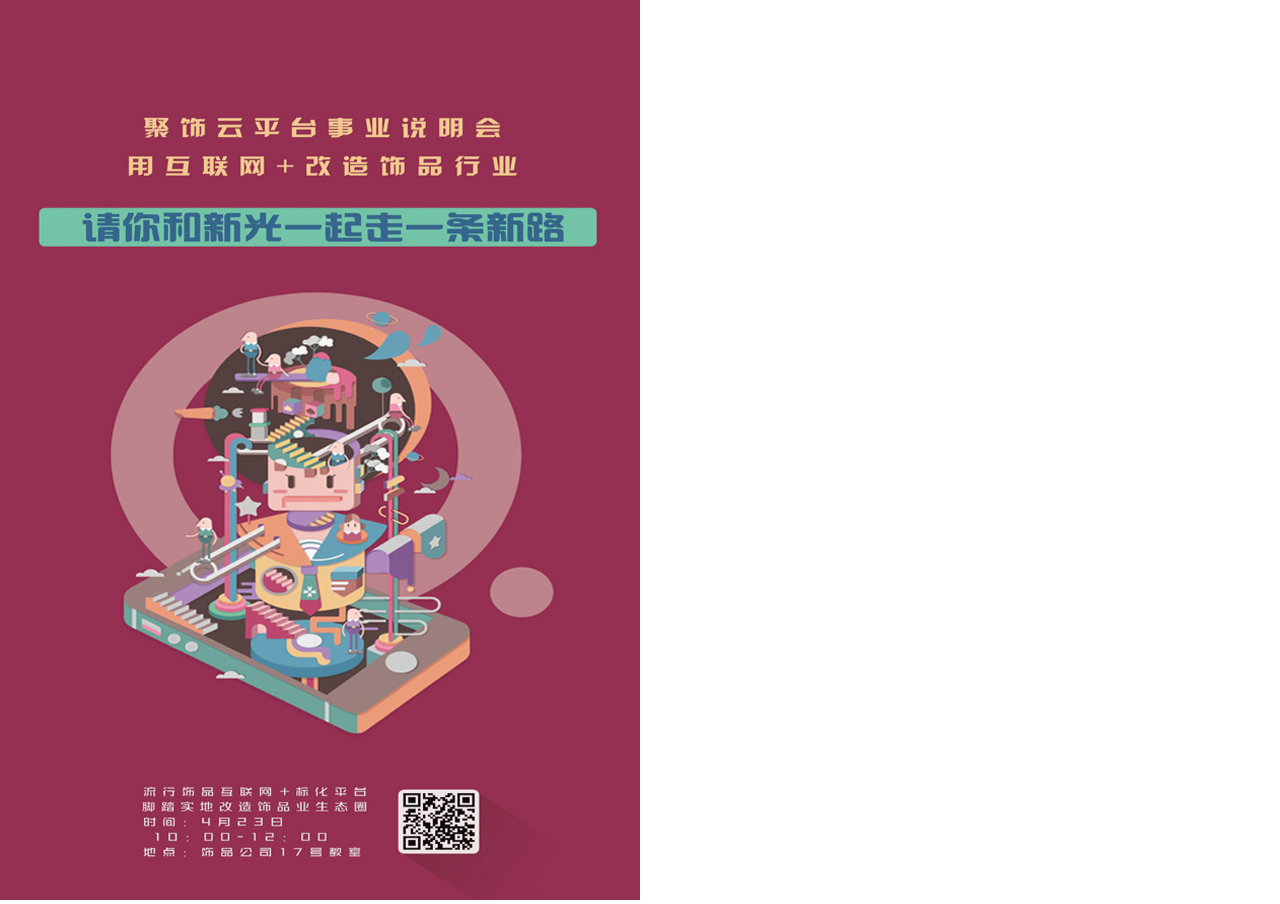
<file: index.html>
<!DOCTYPE html>
<html lang="en">
<head>
	<meta charset="UTF-8">
	<meta http-equiv="X-UA-Compatible" content="IE=edge" />
	<meta name="keywords" content="聚势云 聚势网络平台"> 
	<meta name="description" content="聚势云 聚势网络平台">
	<meta name="viewport" content="width=device-width, initial-scale=1.0, user-scalable=0">
	<title>聚势云岗位招聘</title>
	<style type="text/css">
		* { padding: 0; margin: 0;}
		html, body {
			width: 100%; 
			height: 100%; 
			/*background-size: 100% 100%;
			background-repeat:  no-repeat;
			background-image: url(img.jpg);*/

		}
		body { font-size: 12px; font-family: '宋体';}
		body img {
			width: 100%;
			max-width: 640px;
			height: 100%;
		}

	</style>
</head>
<body>
<a href="list.html"><img src="img/img.jpg" alt=""></a>
</body>
</html>
</file>
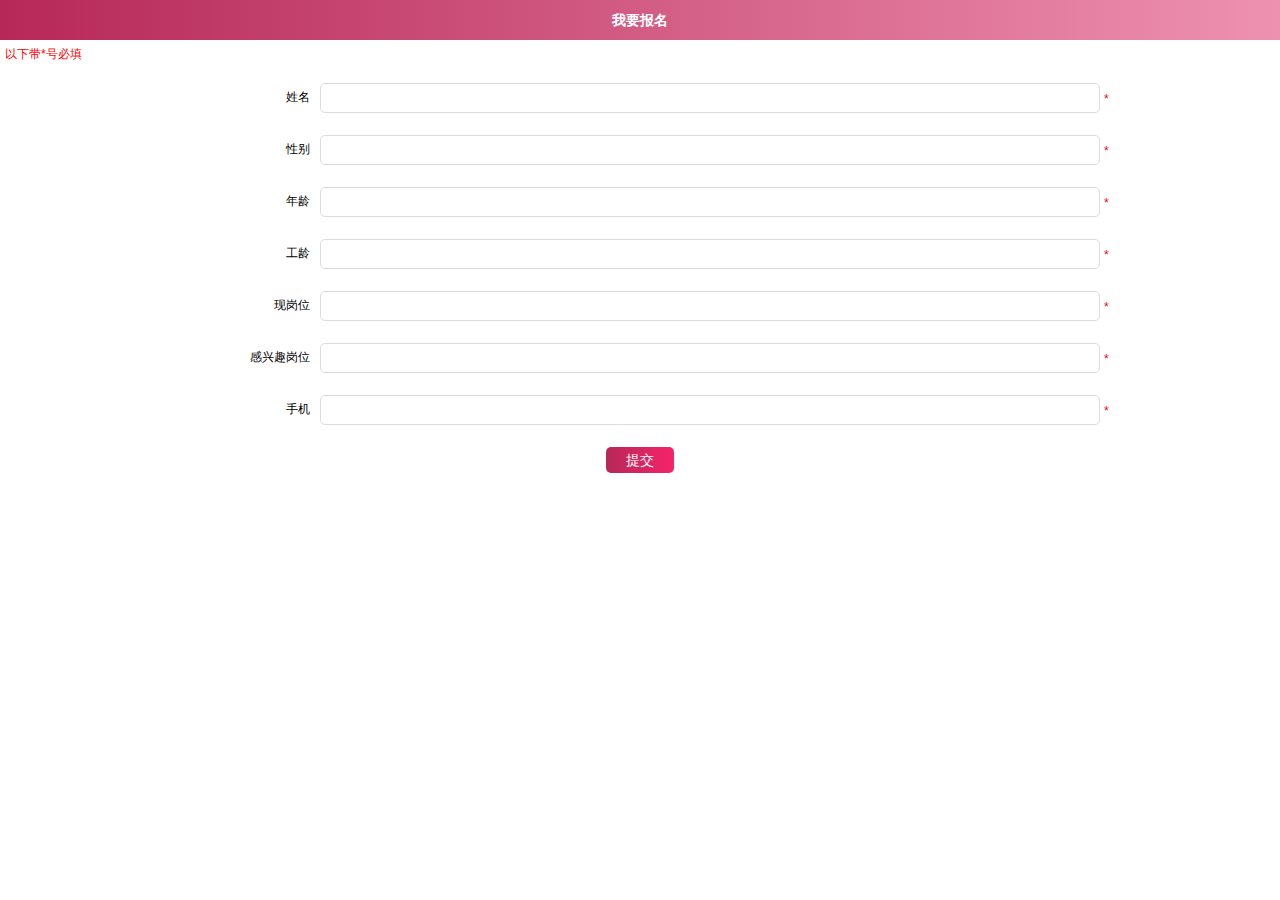
<file: form.html>
<!DOCTYPE html>
<html lang="en">
<head>
	<meta charset="UTF-8">
	<meta http-equiv="X-UA-Compatible" content="IE=edge" />
	<meta name="keywords" content="聚势云 聚势网络平台"> 
	<meta name="description" content="聚势云 聚势网络平台">
	<meta name="viewport" content="width=device-width, initial-scale=1.0, user-scalable=0">
	<title>聚势云岗位招聘</title>
	<style type="text/css">
		* { padding: 0; margin: 0;}
		html, body {width: 100%;}
		body { font: 12px/1.5 "Microsoft YaHei",tahoma,arial,Hiragino Sans GB,\5b8b\4f53;}
		.clearfix:after {
			content: "";
			display: block;
			visibility: hidden;
			clear: both;
			height: 0;
			font-size: 0;
		}
		.container { width: 100%}
		.panel-hd {
			background-image:-webkit-linear-gradient(left, #b62858, #ee91b0);
			background-image:linear-gradient(left, #b62858, #ee91b0);
			height: 40px;
			font: bold 14px "Microsoft YaHei",tahoma,arial,Hiragino Sans GB,\5b8b\4f53;
			line-height: 40px;
			color: #fff;
			text-align: center;
		}
		input {
			padding: 3px 5px;
		}
		.row {
			width: 100%;
			padding: 15px 0 7px;
		}
		.row label {
			float: left;
			width: 25%;
			line-height: 28px;
			padding-right: 10px;
			box-sizing: border-box;
			text-align: right;
		}
		.row .col {
			float: left;
			width: 75%;
			color: #f00;
		}
		.row .col input[type=text], .row .col input[type=number] {
			width: 80%;
			height: 22px;
			border: 1px solid #ddd;
			border-radius: 5px;
			margin-right: 4px;
		}
		.btn {
			background-image:-webkit-linear-gradient(left, #b62858, #f6236b);
			background-image:linear-gradient(left, #b62858, #f6236b);
			padding: 3px 20px;
			font: 14px "Microsoft YaHei",tahoma,arial,Hiragino Sans GB,\5b8b\4f53;
			line-height: 20px;
			color: #fff;
			border: none;
			border-radius: 5px;
			cursor: pointer;
		}
		.tips {
			text-align: center;
			background: rgba(154,128,127,0.2);
			border: 1px solid #933253;
			position: absolute;
			top: 50%;
			left: -100%;
			margin-top: -20px;
			width: 100%;
			height: 40px;
			box-sizing: border-box;
			color: #000;
			line-height: 40px;
			-webkit-transition: all .3s;
			transition: all .3s;
		}

	</style>
</head>
<body>
	<div class="container">
		<div class="panel">
			<div class="panel-hd">我要报名</div>
			<div class="panel-bd">
				<p style="padding: 5px; color: red;">以下带*号必填</p>
				<form action="" id="myForm" name="myForm">
					<div class="row clearfix">
						<label for="userName">姓名</label>
						<div class="col"><input type="text" id="userName" name="userName">*</div>
					</div>

					<div class="row clearfix">
						<label for="sex">性别</label>
						<div class="col"><input type="text" id="sex" name="sex">*</div>
					</div>

					<div class="row clearfix">
						<label for="age">年龄</label>
						<div class="col"><input type="text" id="age" name="age" min="0">*</div>
					</div>

					<div class="row clearfix">
						<label for="workAge">工龄</label>
						<div class="col"><input type="text" id="workAge" name="workAge" min="0">*</div>
					</div>

					<div class="row clearfix">
						<label for="post">现岗位</label>
						<div class="col"><input type="text" id="post" name="post">*</div>
					</div>

					<div class="row clearfix">
						<label for="interestPost">感兴趣岗位</label>
						<div class="col"><input type="text" id="interestPost" name="interestPost">*</div>
					</div>

					<div class="row clearfix">
						<label for="tel">手机</label>
						<div class="col"><input type="text" id="tel" name="tel">*</div>
					</div>
					
					<div class="row clearfix" style="text-align: center;">
						<input type="submit" id="btn" value="提交" class="btn">
					</div>
					
				</form>

				<div class="tips"></div>
			</div>
		</div>
	</div>

	<script type="text/javascript" src="js/1.11.1/jquery-2.1.3.min.js"></script>
	<script type="text/javascript">
		$(function() {
			var $userName = $('#userName');
			var $sex = $('#sex');
			var $age = $('#age');
			var $workAge = $('#workAge');
			var $post = $('#post');
			var $interestPost = $('#interestPost');
			var $tel = $('#tel');
			var $btn = $('#btn');
			var $tips = $('.tips');

			function tips($tips, msg, $element) {
				$tips.html(msg).css({left: 0, opacity: 1});
				$element.focus();
				setTimeout(function(){
					$tips.css({opacity: 0, left: "-100%"});
				}, 1000);
			}

			$btn.on('click', function(e) {
				var telReg = /^(?:\(?[0\+]?\d{1,3}\)?)[\s-]?(?:0|\d{1,4})[\s-]?(?:(?:13\d{9})|(?:\d{7,8}))$/;
				var d = /\d/;

				if($.trim($userName.val()) === '') {
					tips($tips, '姓名不能为空', $userName);
					return false;
				}

				else if($.trim($sex.val()) === '') {
					tips($tips, '性别不能为空', $sex);
					return false;
				}

				else if($.trim($age.val()) === '') {
					tips($tips, '年龄不能为空', $age);
					return false;
				}
				else if(!d.test($.trim($age.val()))) {
					tips($tips, '年龄只能输入整数', $age);
					return false;
				}

				else if($.trim($workAge.val()) === '') {
					tips($tips, '工龄不能为空', $workAge);
					return false;
				}
				else if(!d.test($.trim($workAge.val()))) {
					tips($tips, '工龄只能输入整数', $workAge);
					return false;
				}

				else if($.trim($post.val()) === '') {
					tips($tips, '现岗位不能为空', $post);
					return false;
				}

				else if($.trim($interestPost.val()) === '') {
					tips($tips, '感兴趣岗位不能为空', $interestPost);
					return false;
				}

				else if($.trim($tel.val()) === '') {
					tips($tips, '手机号码不能为空', $tel);
					return false;
				}
				else if(!telReg.test($.trim($tel.val()))) {
					tips($tips, '手机号码格式不对', $tel);
					return false;
				}
				else {
					return true;
					$tips.html('');

				}

			});


		});
	</script>
</body>
</html>
</file>
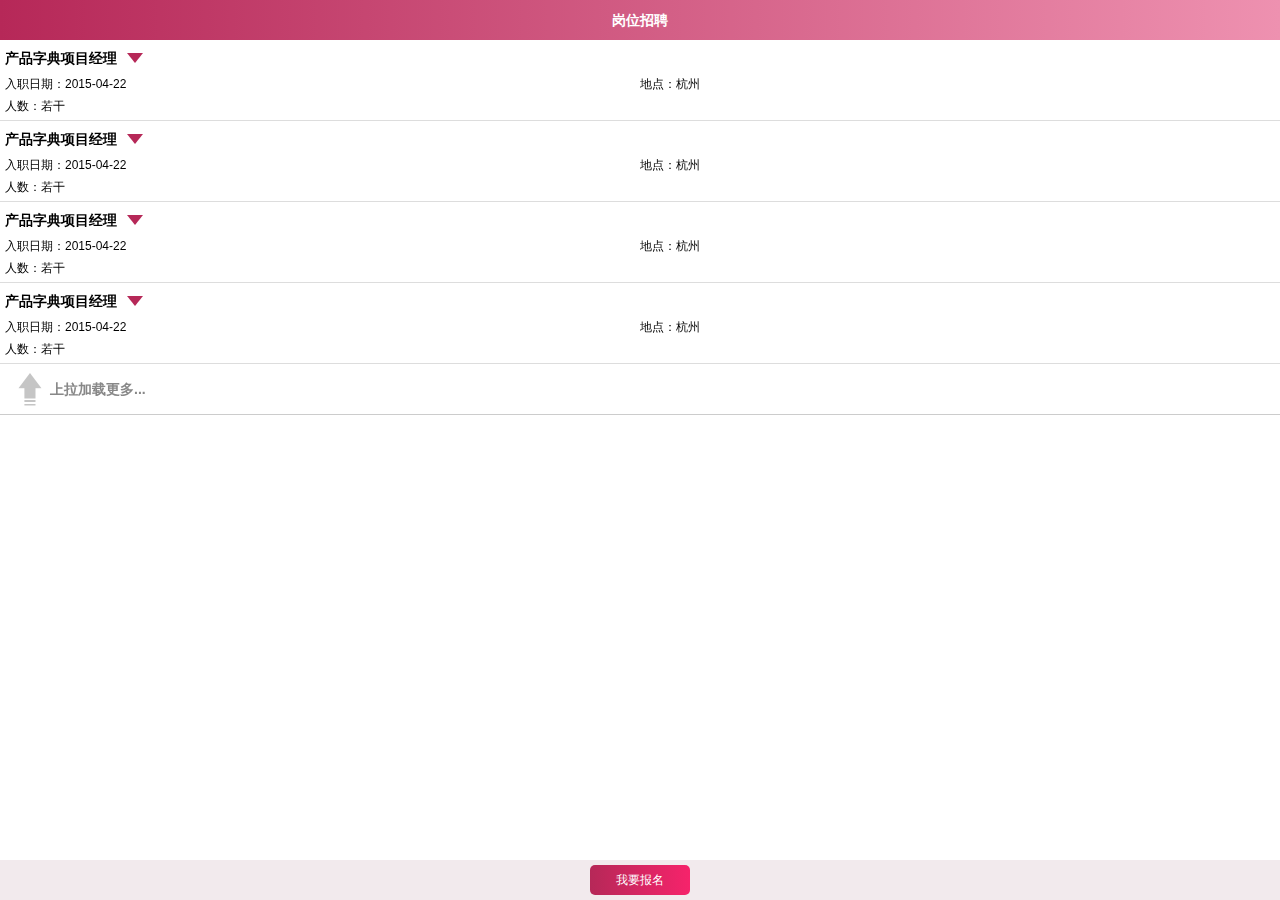
<file: list.html>
<!DOCTYPE html>
<html lang="en">
<head>
	<meta charset="UTF-8">
	<meta http-equiv="X-UA-Compatible" content="IE=edge" />
	<meta name="keywords" content="聚势云 聚势网络平台"> 
	<meta name="description" content="聚势云 聚势网络平台">
	<meta name="viewport" content="width=device-width, initial-scale=1.0, user-scalable=0">
	<title>聚势云岗位招聘</title>
	<style type="text/css">
		* { padding: 0; margin: 0;}
		html, body {width: 100%;}
		body { font: 12px/1.5 "Microsoft YaHei",tahoma,arial,Hiragino Sans GB,\5b8b\4f53;}
		.clearfix:after {
			content: "";
			display: block;
			visibility: hidden;
			clear: both;
			height: 0;
			font-size: 0;
		}
		.header {
			position: absolute;
			top: 0;
			left: 0;
			background-image:-webkit-linear-gradient(left, #b62858, #ee91b0);
			background-image:linear-gradient(left, #b62858, #ee91b0);
			width: 100%;
			height: 40px;
			font: bold 14px "Microsoft YaHei",tahoma,arial,Hiragino Sans GB,\5b8b\4f53;
			line-height: 40px;
			color: #fff;
			text-align: center;
		}

		#wrapper {
			position:absolute; 
			z-index:1;
			top:40px; 
			bottom:40px; 
			left:0;
			width:100%;
			overflow:auto;
		}

		#scroller {
			position:absolute; 
			z-index:1;
		/*	-webkit-touch-callout:none;*/
			-webkit-tap-highlight-color:rgba(0,0,0,0);
			width:100%;
			padding:0;
		}

		.row {
			border-bottom: 1px solid #ddd;
			padding: 3px 5px;
		}
		.row h2 {
			width: 100%;
			height: 30px;
			font: bold 14px "Microsoft YaHei",tahoma,arial,Hiragino Sans GB,\5b8b\4f53;
			line-height: 30px;
			color: #000;
			overflow: hidden;
		}
		.row h2 span {
			float: left;
			margin-right: 10px;
		}
		.row .arrow {
			display: block;
			border: 8px solid transparent;
			border-top: 10px solid #b62858;
			width: 0;
			height: 0px;
			margin-top: 10px;
			overflow: hidden;
		}
		.row.on .arrow {
			border: 8px solid transparent;
			border-bottom: 10px solid #b62858;
			margin-top: 0;

		}
		.item span {
			width: 50%;
			float: left;
			line-height: 22px;
		}
/*		.item span:first-child {
			width: 50%;
		}
		.item span:last-child {
			width: 20%;
		}*/
		.detail {
			display: none;
		}
		.detail p {
			line-height: 20px;
			color: #666;
		}
		.detail p span {
			color: #222;
		}
		footer {
			width: 100%;
			height: 40px;
			position: absolute;
			bottom: 0;
			left: 0;
			background: #f2eaed;
		}
		footer a {
			width: 100px;
			height: 30px;
			line-height: 30px;
			margin-left: -50px;
			position: absolute;
			top: 5px;
			left: 50%;
			color: #fff;
			background: #679fb6;
			background-image:-webkit-linear-gradient(left, #b62858, #f6236b);
			background-image:linear-gradient(left, #b62858, #f6236b);
			border-radius: 5px;
			text-decoration: none;
			text-align: center;
		}

		/**
		 *
		 * Pull down styles
		 *
		 */
		#pullDown, #pullUp {
			background:#fff;
			height:40px;
			line-height:40px;
			padding:5px 10px;
			border-bottom:1px solid #ccc;
			font-weight:bold;
			font-size:14px;
			color:#888;
		}
		#pullDown .pullDownIcon, #pullUp .pullUpIcon  {
			display:block; float:left;
			width:40px; height:40px;
			background:url(img/pull-icon@2x.png) 0 0 no-repeat;
			-webkit-background-size:40px 80px; background-size:40px 80px;
			-webkit-transition-property:-webkit-transform;
			-webkit-transition-duration:250ms;	
		}
		#pullDown .pullDownIcon {
			-webkit-transform:rotate(0deg) translateZ(0);
		}
		#pullUp .pullUpIcon  {
			-webkit-transform:rotate(-180deg) translateZ(0);
		}

		#pullDown.flip .pullDownIcon {
			-webkit-transform:rotate(-180deg) translateZ(0);
		}

		#pullUp.flip .pullUpIcon {
			-webkit-transform:rotate(0deg) translateZ(0);
		}

		#pullDown.loading .pullDownIcon, #pullUp.loading .pullUpIcon {
			background-position:0 100%;
			-webkit-transform:rotate(0deg) translateZ(0);
			-webkit-transition-duration:0ms;

			-webkit-animation-name:loading;
			-webkit-animation-duration:2s;
			-webkit-animation-iteration-count:infinite;
			-webkit-animation-timing-function:linear;
		}

		@-webkit-keyframes loading {
			from { -webkit-transform:rotate(0deg) translateZ(0); }
			to { -webkit-transform:rotate(360deg) translateZ(0); }
		}

	</style>
</head>
<body>
	<div class="header">岗位招聘</div>
	<div id="wrapper">
		<div id="scroller">
			<div id="pullDown">
				<span class="pullDownIcon"></span><span class="pullDownLabel">下拉刷新...</span>
			</div>
			<!-- 列表区start -->
			<div id="list">
				<div class="row">
					<h2 class="clearfix">
						<span>产品字典项目经理</span>
						<i class="arrow"></i>
					</h2>
					<div class="item clearfix">
						<span>入职日期：2015-04-22</span>
						<span>地点：杭州</span>
						<span>人数：若干</span>
					</div>
					<div class="detail">
						<p>
							<span>部门：</span>产品中心
						</p>
						<p>
							<span>岗位职责：</span><br />负责产品资料收集和字典编制
						</p>
						<p>
							<span>适配岗位：</span><br />资料员，采购员，配料员
						</p>
					</div>
				</div>

				<div class="row">
					<h2 class="clearfix">
						<span>产品字典项目经理</span>
						<i class="arrow"></i>
					</h2>
					<div class="item clearfix">
						<span>入职日期：2015-04-22</span>
						<span>地点：杭州</span>
						<span>人数：若干</span>
					</div>
					<div class="detail">
						<p>
							<span>部门：</span>供应链中心供应链中心
						</p>
						<p>
							<span>岗位职责：</span><br />负责产品资料收集和字典编制负责产品资料收集和字典编制负责产品资料收集和字典编制负责产品资料收集和字典编制负责产品资料收集和字典编制
						</p>
						<p>
							<span>适配岗位：</span><br />资料员，采购员，配料员
						</p>
					</div>
				</div>

				<div class="row">
					<h2 class="clearfix">
						<span>产品字典项目经理</span>
						<i class="arrow"></i>
					</h2>
					<div class="item clearfix">
						<span>入职日期：2015-04-22</span>
						<span>地点：杭州</span>
						<span>人数：若干</span>
					</div>
					<div class="detail">
						<p>
							<span>部门：</span>产品中心
						</p>
						<p>
							<span>岗位职责：</span><br />负责产品资料收集和字典编制
						</p>
						<p>
							<span>适配岗位：</span><br />资料员，采购员，配料员
						</p>
					</div>
				</div>

				<div class="row">
					<h2 class="clearfix">
						<span>产品字典项目经理</span>
						<i class="arrow"></i>
					</h2>
					<div class="item clearfix">
						<span>入职日期：2015-04-22</span>
						<span>地点：杭州</span>
						<span>人数：若干</span>
					</div>
					<div class="detail">
						<p>
							<span>部门：</span>供应链中心供应链中心
						</p>
						<p>
							<span>岗位职责：</span><br />负责产品资料收集和字典编制
						</p>
						<p>
							<span>适配岗位：</span><br />资料员，采购员，配料员
						</p>
					</div>
				</div>
				
			</div>
			<!-- 列表区end -->

			<div id="pullUp">
				<span class="pullUpIcon"></span><span class="pullUpLabel">上拉加载更多...</span>
			</div>
		</div>
		
	</div>
		
	<footer>
		<a href="form.html">我要报名</a>
	</footer>

	<script type="text/javascript" src="js/1.11.1/jquery-2.1.3.min.js"></script>
	<script type="text/javascript" src="js/touch-0.2.14.min.js"></script>
	<script type="text/javascript" src="js/iscroll.js"></script>
	<script type="text/javascript">
		var myScroll,
			pullDownEl, pullDownOffset,
			pullUpEl, pullUpOffset,
			flag = true,
			generatedCount = 2;//当前页

		function ajax(cb) {//刷新获取更多数据
			var tmpl = "";
			$.ajax({
				type: "get",
				url: "data.txt",
				data: {currentPage: generatedCount, prePage: 10},
				dataType: "text",
				success: function(m) {
					var max = 3;
					m = JSON.parse(m);
					for(var i in m) {
					tmpl +=	'<div class="row">'
					+		'<h2 class="clearfix"><span>' + m[i].gw + '</span><i class="arrow"></i></h2>'
					+		'<div class="item clearfix">'
					+			'<span>入职日期：'+ m[i].date + '</span>'
					+			'<span>地点：' + m[i].workplace + '</span>'
					+			'<span>人数：' + m[i].num + '</span>'
					+		'</div>'
					+		'<div class="detail">'
					+			'<p>'
					+				'<span>部门：</span>' + m[i].bm
					+			'</p>'
					+			'<p>'
					+				'<span>岗位职责：</span><br />' + m[i].workDetail
					+			'</p>'
					+			'<p>'
					+				'<span>适配岗位：</span><br />' + m[i].other
					+			'</p>'
					+		'</div>'
					+	'</div>';
					};

					if(cb && typeof cb === "function") cb(tmpl, max);

				},
				error: function(m) {
					alert('数据加载失败');
				}
			});

		}

		function pullDownAction () {
			window.location.reload();
		}

		function pullUpAction () {

			if(flag) {
				ajax(function(m, total) {
					$('#list').append(m);

					if(generatedCount == total) {//如果当前页是最后一页，则隐藏加载更多，不再发起请求
						$('#pullUp').hide();
						flag = false;
					}
					generatedCount++;

					myScroll.refresh();		// Remember to refresh when contents are loaded (ie: on ajax completion)
				});
				
			}

		}

		function loaded() {
			pullDownEl = document.getElementById('pullDown');
			pullDownOffset = pullDownEl.offsetHeight;
			pullUpEl = document.getElementById('pullUp');	
			pullUpOffset = pullUpEl.offsetHeight;
			
			myScroll = new iScroll('wrapper', {
				useTransition: true,
				topOffset: pullDownOffset,
				onRefresh: function () {
					if (pullDownEl.className.match('loading')) {
						pullDownEl.className = '';
						pullDownEl.querySelector('.pullDownLabel').innerHTML = '下拉刷新...';
					} else if (pullUpEl.className.match('loading')) {
						pullUpEl.className = '';
						pullUpEl.querySelector('.pullUpLabel').innerHTML = '上拉加载更多...';
					}
				},
				onScrollMove: function () {
                        if (this.y > 5 && !pullDownEl.className.match('flip')) {
                                pullDownEl.className = 'flip';
                                pullDownEl.querySelector('.pullDownLabel').innerHTML = '松开来加载上一页数据';
                                this.minScrollY = 0;
                        } else if (this.y < 5 && pullDownEl.className.match('flip')) {
                                pullDownEl.className = '';
                                pullDownEl.querySelector('.pullDownLabel').innerHTML = '下拉获取上一页数据';
                                this.minScrollY = -pullDownOffset;
                        } else if (this.y < (this.maxScrollY - 5) && !pullUpEl.className.match('flip')) {
                                pullUpEl.className = 'flip';
                                pullUpEl.querySelector('.pullUpLabel').innerHTML = '松开来加载下一页数据';
                                this.maxScrollY = this.maxScrollY;
                        } else if (this.y > (this.maxScrollY + 5) && pullUpEl.className.match('flip')) {
                                pullUpEl.className = '';
                                pullUpEl.querySelector('.pullUpLabel').innerHTML = '上拉加载下一页数据';
                                this.maxScrollY = pullUpOffset;
                        }
                },
				onScrollEnd: function () {
					if (pullDownEl.className.match('flip')) {
						pullDownEl.className = 'loading';
						pullDownEl.querySelector('.pullDownLabel').innerHTML = '加载中...';				
						pullDownAction();	// Execute custom function (ajax call?)
					} else if (pullUpEl.className.match('flip')) {
						pullUpEl.className = 'loading';
						pullUpEl.querySelector('.pullUpLabel').innerHTML = '加载中...';				
						pullUpAction();	// Execute custom function (ajax call?)
					}
				}
			});
			
			setTimeout(function () { document.getElementById('wrapper').style.left = '0'; }, 800);
		}

		document.addEventListener('touchmove', function (e) { e.preventDefault(); }, false);

		document.addEventListener('DOMContentLoaded', function () { setTimeout(loaded, 200); }, false);

		$('#list').on('tap', '.row', function() {
			if(!$(this).hasClass('on')) {
				$(this).addClass('on').find('.detail').slideDown(300);
			}
			else {
				$(this).removeClass('on').find('.detail').slideUp(300);
			}
		});

	</script>
</body>
</html>
</file>
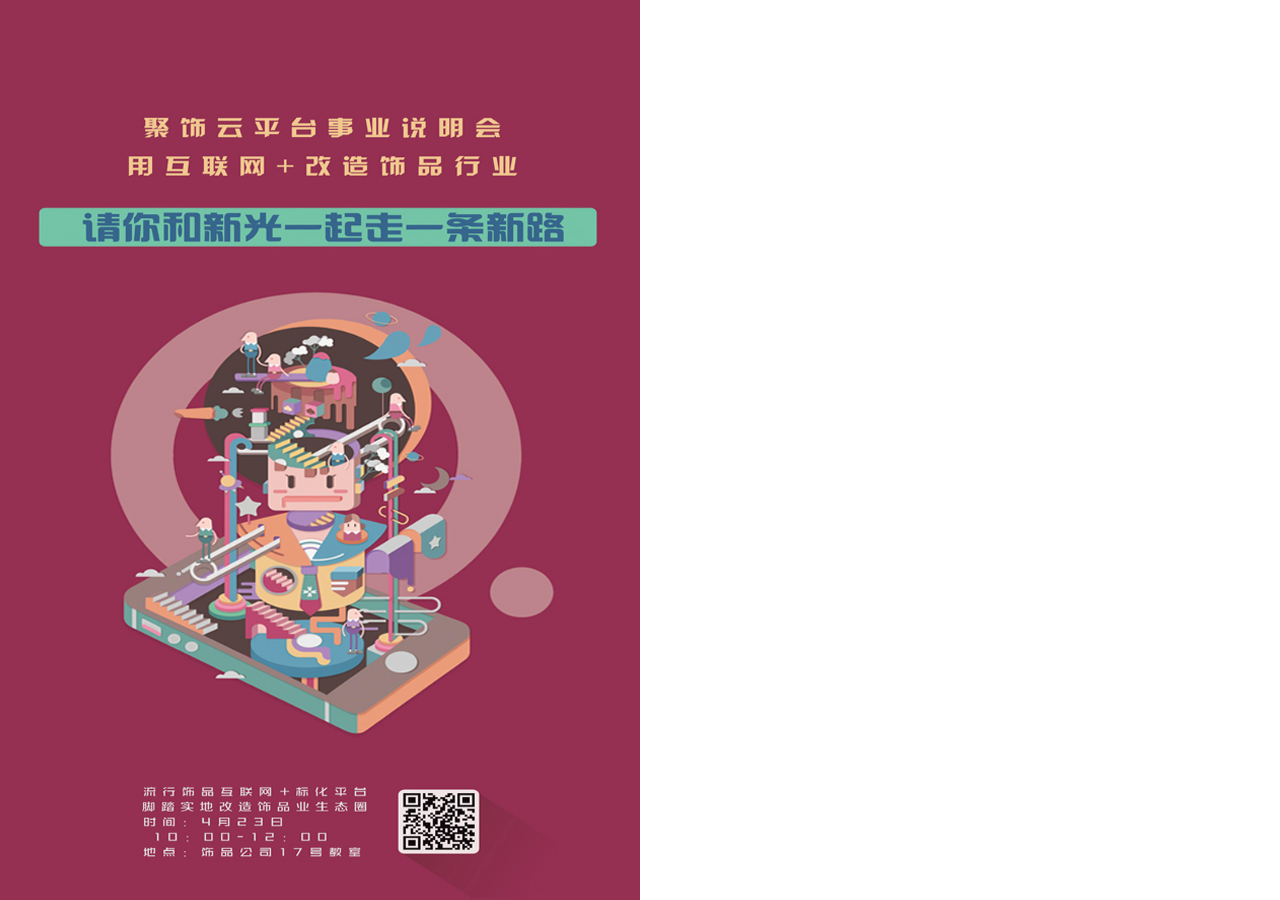
<file: poster.html>
<!DOCTYPE html>
<html lang="en">
<head>
	<meta charset="UTF-8">
	<meta http-equiv="X-UA-Compatible" content="IE=edge" />
	<meta name="keywords" content="聚势云 聚势网络平台"> 
	<meta name="description" content="聚势云 聚势网络平台">
	<meta name="viewport" content="width=device-width, initial-scale=1.0, user-scalable=0">
	<title>聚势云岗位招聘</title>
	<style type="text/css">
		* { padding: 0; margin: 0;}
		html, body {
			width: 100%; 
			height: 100%; 
			background-size: 100% 100%;
			background-repeat:  no-repeat;
			background-image: url(img/img.jpg);
			overflow: hidden;
			max-width: 640px;

		}
		body { font-size: 12px; font-family: '宋体';}
		body img {
			width: 100%;
			max-width: 640px;
			height: 100%;
		}

	</style>
</head>
<body>
	<!-- <img src="img/img.jpg"> -->
</body>
</html>
</file>
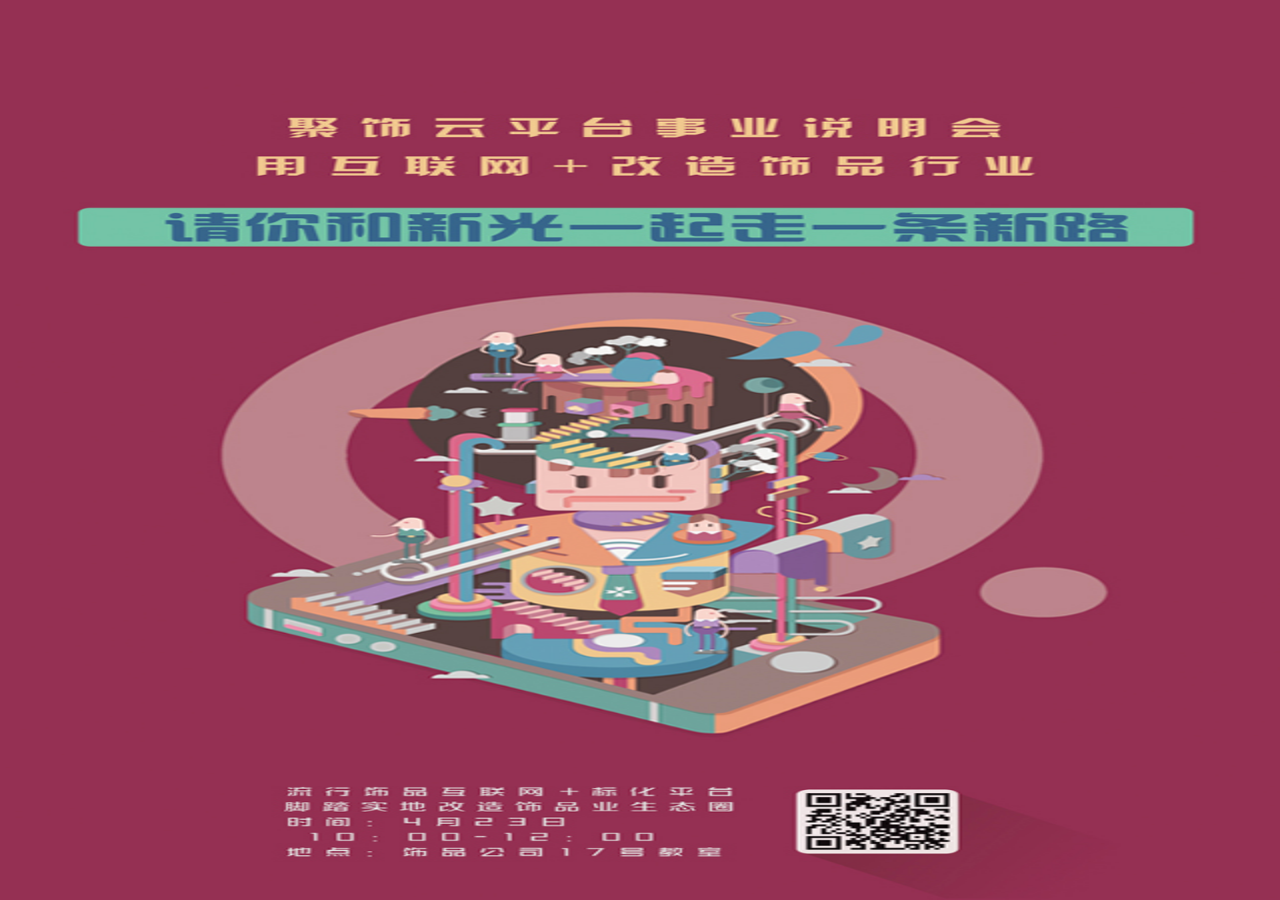
<file: test.html>
<!DOCTYPE html>
<html lang="en">
<head>
	<meta charset="UTF-8">
	<meta http-equiv="X-UA-Compatible" content="IE=edge" />
	<meta name="keywords" content="聚势云 聚势网络平台"> 
	<meta name="description" content="聚势云 聚势网络平台">
	<meta name="viewport" content="width=device-width, initial-scale=1.0, user-scalable=0">
	<title>聚势云岗位招聘</title>
	<link rel="stylesheet" type="text/css" href="test.css">
</head>
<body>
<div id="test">
<div class="nimei">
<!-- 第一屏 s-->
<div class="first panel"><!-- <div class="left"></div> --></div>
<!-- 第一屏 e-->

<!-- 第二屏 s-->
<div class="second panel">
	<!-- <div class="right"></div> -->
	<div class="header">岗位招聘</div>
	<div id="wrapper">
		<div id="scroller">
			<div id="pullDown">
				<span class="pullDownIcon"></span><span class="pullDownLabel">下拉刷新...</span>
			</div>
			<!-- 列表区start -->
			<div id="list">
				<div class="row">
					<h2 class="clearfix">
						<span>产品字典项目经理</span>
						<i class="arrow"></i>
					</h2>
					<div class="item clearfix">
						<span>入职日期：2015-04-22</span>
						<span>地点：杭州</span>
						<span>人数：若干</span>
					</div>
					<div class="detail">
						<p>
							<span>部门：</span>产品中心
						</p>
						<p>
							<span>岗位职责：</span><br />负责产品资料收集和字典编制
						</p>
						<p>
							<span>适配岗位：</span><br />资料员，采购员，配料员
						</p>
					</div>
				</div>

				<div class="row">
					<h2 class="clearfix">
						<span>产品字典项目经理</span>
						<i class="arrow"></i>
					</h2>
					<div class="item clearfix">
						<span>入职日期：2015-04-22</span>
						<span>地点：杭州</span>
						<span>人数：若干</span>
					</div>
					<div class="detail">
						<p>
							<span>部门：</span>供应链中心供应链中心
						</p>
						<p>
							<span>岗位职责：</span><br />负责产品资料收集和字典编制负责产品资料收集和字典编制负责产品资料收集和字典编制负责产品资料收集和字典编制负责产品资料收集和字典编制
						</p>
						<p>
							<span>适配岗位：</span><br />资料员，采购员，配料员
						</p>
					</div>
				</div>

				<div class="row">
					<h2 class="clearfix">
						<span>产品字典项目经理</span>
						<i class="arrow"></i>
					</h2>
					<div class="item clearfix">
						<span>入职日期：2015-04-22</span>
						<span>地点：杭州</span>
						<span>人数：若干</span>
					</div>
					<div class="detail">
						<p>
							<span>部门：</span>产品中心
						</p>
						<p>
							<span>岗位职责：</span><br />负责产品资料收集和字典编制
						</p>
						<p>
							<span>适配岗位：</span><br />资料员，采购员，配料员
						</p>
					</div>
				</div>

				<div class="row">
					<h2 class="clearfix">
						<span>产品字典项目经理</span>
						<i class="arrow"></i>
					</h2>
					<div class="item clearfix">
						<span>入职日期：2015-04-22</span>
						<span>地点：杭州</span>
						<span>人数：若干</span>
					</div>
					<div class="detail">
						<p>
							<span>部门：</span>供应链中心供应链中心
						</p>
						<p>
							<span>岗位职责：</span><br />负责产品资料收集和字典编制
						</p>
						<p>
							<span>适配岗位：</span><br />资料员，采购员，配料员
						</p>
					</div>
				</div>

				<div class="row">
					<h2 class="clearfix">
						<span>产品字典项目经理</span>
						<i class="arrow"></i>
					</h2>
					<div class="item clearfix">
						<span>入职日期：2015-04-22</span>
						<span>地点：杭州</span>
						<span>人数：若干</span>
					</div>
					<div class="detail">
						<p>
							<span>部门：</span>产品中心
						</p>
						<p>
							<span>岗位职责：</span><br />负责产品资料收集和字典编制
						</p>
						<p>
							<span>适配岗位：</span><br />资料员，采购员，配料员
						</p>
					</div>
				</div>

				<div class="row">
					<h2 class="clearfix">
						<span>产品字典项目经理</span>
						<i class="arrow"></i>
					</h2>
					<div class="item clearfix">
						<span>入职日期：2015-04-22</span>
						<span>地点：杭州</span>
						<span>人数：若干</span>
					</div>
					<div class="detail">
						<p>
							<span>部门：</span>供应链中心供应链中心
						</p>
						<p>
							<span>岗位职责：</span><br />负责产品资料收集和字典编制负责产品资料收集和字典编制负责产品资料收集和字典编制负责产品资料收集和字典编制负责产品资料收集和字典编制
						</p>
						<p>
							<span>适配岗位：</span><br />资料员，采购员，配料员
						</p>
					</div>
				</div>

				<div class="row">
					<h2 class="clearfix">
						<span>产品字典项目经理</span>
						<i class="arrow"></i>
					</h2>
					<div class="item clearfix">
						<span>入职日期：2015-04-22</span>
						<span>地点：杭州</span>
						<span>人数：若干</span>
					</div>
					<div class="detail">
						<p>
							<span>部门：</span>产品中心
						</p>
						<p>
							<span>岗位职责：</span><br />负责产品资料收集和字典编制
						</p>
						<p>
							<span>适配岗位：</span><br />资料员，采购员，配料员
						</p>
					</div>
				</div>

				<div class="row">
					<h2 class="clearfix">
						<span>产品字典项目经理</span>
						<i class="arrow"></i>
					</h2>
					<div class="item clearfix">
						<span>入职日期：2015-04-22</span>
						<span>地点：杭州</span>
						<span>人数：若干</span>
					</div>
					<div class="detail">
						<p>
							<span>部门：</span>供应链中心供应链中心
						</p>
						<p>
							<span>岗位职责：</span><br />负责产品资料收集和字典编制
						</p>
						<p>
							<span>适配岗位：</span><br />资料员，采购员，配料员
						</p>
					</div>
				</div>

				<div class="row">
					<h2 class="clearfix">
						<span>产品字典项目经理</span>
						<i class="arrow"></i>
					</h2>
					<div class="item clearfix">
						<span>入职日期：2015-04-22</span>
						<span>地点：杭州</span>
						<span>人数：若干</span>
					</div>
					<div class="detail">
						<p>
							<span>部门：</span>产品中心
						</p>
						<p>
							<span>岗位职责：</span><br />负责产品资料收集和字典编制
						</p>
						<p>
							<span>适配岗位：</span><br />资料员，采购员，配料员
						</p>
					</div>
				</div>

				<div class="row">
					<h2 class="clearfix">
						<span>产品字典项目经理</span>
						<i class="arrow"></i>
					</h2>
					<div class="item clearfix">
						<span>入职日期：2015-04-22</span>
						<span>地点：杭州</span>
						<span>人数：若干</span>
					</div>
					<div class="detail">
						<p>
							<span>部门：</span>供应链中心供应链中心
						</p>
						<p>
							<span>岗位职责：</span><br />负责产品资料收集和字典编制
						</p>
						<p>
							<span>适配岗位：</span><br />资料员，采购员，配料员
						</p>
					</div>
				</div>
				
			</div>
			<!-- 列表区end -->

			<div id="pullUp">
				<span class="pullUpIcon"></span><span class="pullUpLabel">上拉加载更多...</span>
			</div>
		</div>
		
	</div>
		
	<footer>
		<a href="form.html">我要报名</a>
	</footer>

</div>
<!-- 第二屏 e-->

<!-- 第三屏 s-->
<!-- 第三屏 e-->

</div>
</div>

<script type="text/javascript" src="js/1.11.1/jquery-2.1.3.min.js"></script>
<script type="text/javascript" src="js/touch-0.2.14.min.js"></script>
<script type="text/javascript" src="js/iscroll.js"></script>
<script type="text/javascript" src="test.js"></script>
<script type="text/javascript">
	$('.panel').width($('#test').width());
	$('.panel').height($('#test').height());

	$(document).on('swipeleft',function(){
		$('.nimei').css({
			'left': '-100%'
		});
	})
	.on('swiperight',function(){
		$('.nimei').css({
			'left': 0
		});
	});
</script>
</body>
</html>
</file>
<file: test.css>
* { 
	padding: 0; 
	margin: 0;
}
html, body {
	width: 100%; 
	height: 100%;
	/*overflow: hidden;*/
}
body { 
	font: 12px/1.5 "Microsoft YaHei",tahoma,arial,Hiragino Sans GB,\5b8b\4f53;
	background: #fff;
	overflow: auto;
}
.clearfix:after {
	content: "";
	display: block;
	visibility: hidden;
	clear: both;
	height: 0;
	font-size: 0;
}
#test {
	width: 100%;
	height: 100%;
	position: relative;
	overflow: hidden;
}
.left {
	position: absolute;
	top: 50%;
	right: 0;
	margin-top: -41px;
	width: 83px;
	height: 83px;
	background-image: url(img/left.png);
	background-size: cover;
	background-repeat: no-repeat;
}
.right {
	position: absolute;
	top: 50%;
	right: 0;
	margin-top: -41px;
	width: 83px;
	height: 83px;
	background-image: url(img/right.png);
	background-size: cover;
	background-repeat: no-repeat;
	background-color: #000;
}
.nimei {
	width: 100%;
	height: 100%;
	position: absolute;
	top: 0;
	left: 0;
	-webkit-transition: left .5s;
}
/*第一屏样式*/
.first {
	width: 100%;
	height: 100%;
	position: absolute;
	top: 0;
	left: 0;
	background-size: 100% 100%;
	background-repeat: no-repeat;
	background-image: url(img/img.jpg);
}
@media screen and (max-width: 320px) {
	.first {
		width: 100%;
		height: 100%;
		position: absolute;
		top: 0;
		left: 0;
		background-size: 100% 100%;
		background-repeat: no-repeat;
		background-image: url(img/small.jpg);
	}
}
.second {
	height: 100%;
	width: 100%;
	height: 100%;
	position: absolute;
	top: 0;
	left: 100%;
}

/*第二屏样式*/
.header {
	position: absolute;
	top: 0;
	left: 0;
	background-image:-webkit-linear-gradient(left, #b62858, #ee91b0);
	background-image:linear-gradient(left, #b62858, #ee91b0);
	width: 100%;
	height: 40px;
	font: bold 14px "Microsoft YaHei",tahoma,arial,Hiragino Sans GB,\5b8b\4f53;
	line-height: 40px;
	color: #fff;
	text-align: center;
}

#wrapper {
	position:absolute; 
	z-index:1;
	top:40px; 
	bottom:40px; 
	left:0;
	width:100%;
	overflow:auto;
}

#scroller {
	position:absolute; 
	z-index:1;
/*	-webkit-touch-callout:none;*/
	-webkit-tap-highlight-color:rgba(0,0,0,0);
	width:100%;
	padding:0;
}

.row {
	border-bottom: 1px solid #ddd;
	padding: 3px 5px;
}
.row h2 {
	width: 100%;
	height: 30px;
	font: bold 14px "Microsoft YaHei",tahoma,arial,Hiragino Sans GB,\5b8b\4f53;
	line-height: 30px;
	color: #000;
	overflow: hidden;
}
.row h2 span {
	float: left;
	margin-right: 10px;
}
.row .arrow {
	display: block;
	border: 6px solid transparent;
	border-top: 10px solid #b62858;
	width: 0;
	height: 0px;
	margin-top: 10px;
	overflow: hidden;
	-webkit-transform: rotate(0);
	transform: rotate(0);
	-webkit-transition: all .3s;
}
.row.on .arrow {
	-webkit-transform: rotate(180deg);
	transform: rotate(180deg);
	margin-top: 2px;

}
.item span {
	width: 50%;
	float: left;
	line-height: 22px;
}
.detail {
	display: none;
}
.detail p {
	line-height: 20px;
	color: #666;
}
.detail p span {
	color: #222;
}
footer {
	width: 100%;
	height: 40px;
	position: absolute;
	bottom: 0;
	left: 0;
	background: #f2eaed;
}
footer a {
	width: 100px;
	height: 30px;
	line-height: 30px;
	margin-left: -50px;
	position: absolute;
	top: 5px;
	left: 50%;
	color: #fff;
	background: #679fb6;
	background-image:-webkit-linear-gradient(left, #b62858, #f6236b);
	background-image:linear-gradient(left, #b62858, #f6236b);
	border-radius: 5px;
	text-decoration: none;
	text-align: center;
}

/**
 * Pull down styles
 */
#pullDown, #pullUp {
	background:#fff;
	height:40px;
	line-height:40px;
	padding:5px 10px;
	border-bottom:1px solid #ccc;
	font-weight:bold;
	font-size:14px;
	color:#888;
}
#pullDown .pullDownIcon, #pullUp .pullUpIcon  {
	display:block; float:left;
	width:40px; height:40px;
	background:url(img/pull-icon@2x.png) 0 0 no-repeat;
	-webkit-background-size:40px 80px; background-size:40px 80px;
	-webkit-transition-property:-webkit-transform;
	-webkit-transition-duration:250ms;	
}
#pullDown .pullDownIcon {
	-webkit-transform:rotate(0deg) translateZ(0);
}
#pullUp .pullUpIcon  {
	-webkit-transform:rotate(-180deg) translateZ(0);
}

#pullDown.flip .pullDownIcon {
	-webkit-transform:rotate(-180deg) translateZ(0);
}

#pullUp.flip .pullUpIcon {
	-webkit-transform:rotate(0deg) translateZ(0);
}

#pullDown.loading .pullDownIcon, #pullUp.loading .pullUpIcon {
	background-position:0 100%;
	-webkit-transform:rotate(0deg) translateZ(0);
	-webkit-transition-duration:0ms;

	-webkit-animation-name:loading;
	-webkit-animation-duration:2s;
	-webkit-animation-iteration-count:infinite;
	-webkit-animation-timing-function:linear;
}

@-webkit-keyframes loading {
	from { -webkit-transform:rotate(0deg) translateZ(0); }
	to { -webkit-transform:rotate(360deg) translateZ(0); }
}
</file>
